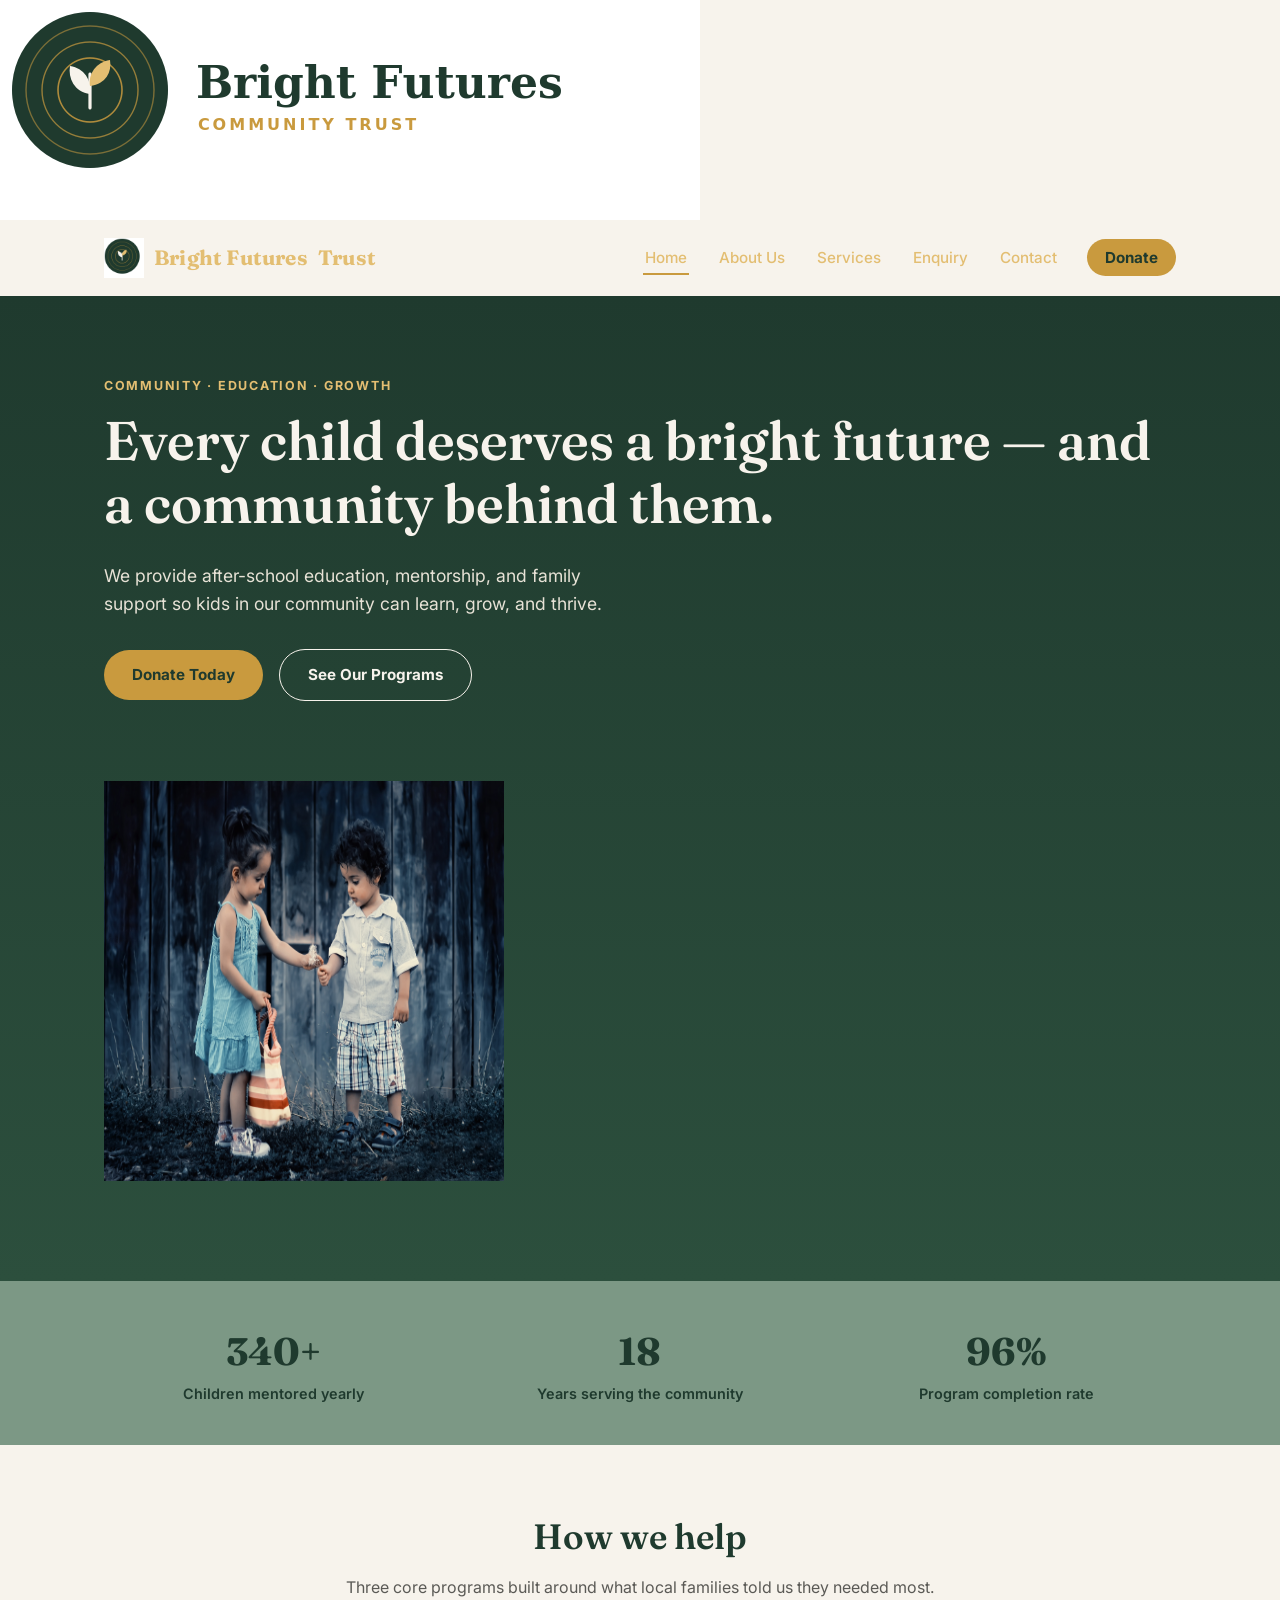
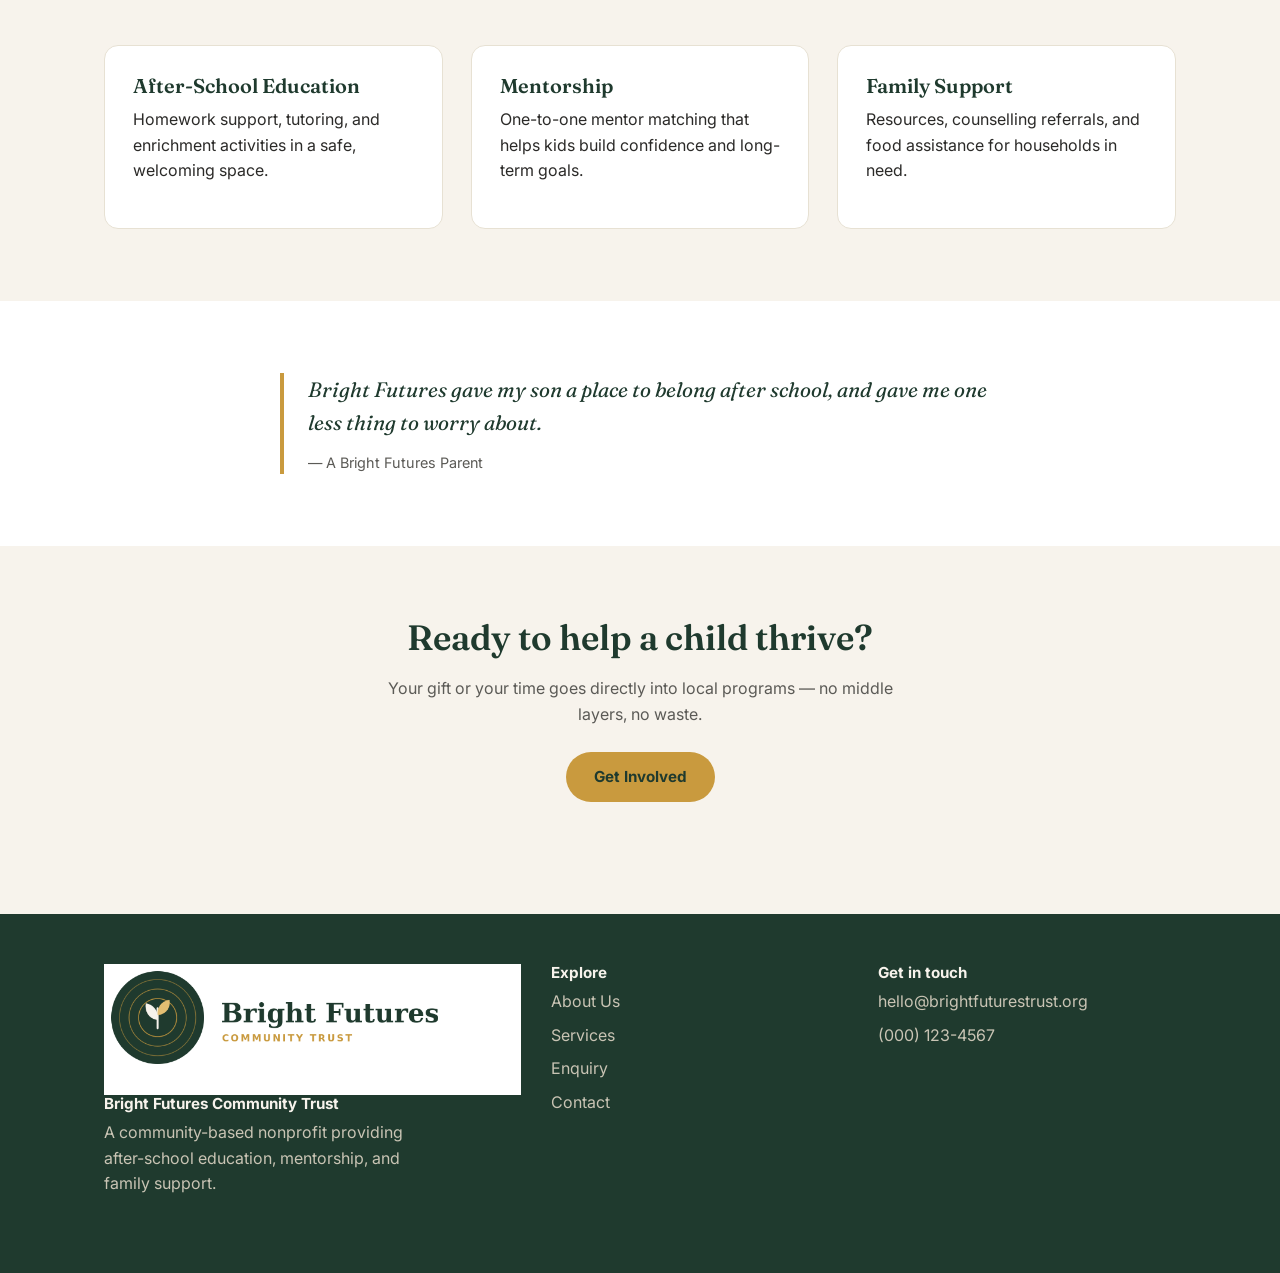
<file: index.html>
<!DOCTYPE html>
<html lang="en">
    <head>
        <meta charset="UTF-8">
        <meta name="viewport" content="width=device-width, initial-scale=1.0">
    <title>Home | Bright Futures Community Trust</title>
    <meta name="description" content="Bright Futures Community Trust is a non-profit organization dedicated to supporting and empowering communities through various initiatives and programs.">
    <link rel="stylesheet" href="style.css">
    <a class="icon" type="image.png" href="Images/Logo Name.png">
    <img src="Images\Logo Name.png" alt="Bright Future Community Trust Logo">
    </a>
    </head>
    <body>
      
        <a class="skip-link" href="#main">Skip to main content</a>
 
<header class="site-header">
  <nav class="nav-bar" aria-label="Primary">
    <a class="logo" href="index.html"><img src="Images/Logo Icon.png" alt="" width="150" height="200">Bright Futures <span>Trust</span></a>
    <ul class="nav-links">
      <li><a href="index.html" aria-current="page">Home</a></li>
      <li><a href="about.html">About Us</a></li>
      <li><a href="services.html" >Services</a></li>
      <li><a href="enquiry.html">Enquiry</a></li>
      <li><a href="contact.html">Contact</a></li>
      <li><a class="nav-donate" href="enquiry.html">Donate</a></li>
    </ul>
  </nav>
</header>
      
 <main id="main">
 
  <!-- HERO -->
  <section class="hero">
    <div class="hero-inner">
      <div>
        <p class="eyebrow">Community &middot; Education &middot; Growth</p>
        <h1>Every child deserves a bright future — and a community behind them.</h1>
        <p class="lead">We provide after-school education, mentorship, and family support so kids in our community can learn, grow, and thrive.</p>
        <div class="cta-row">
          <a class="btn btn-primary" href="enquiry.html">Donate Today</a>
          <a class="btn btn-outline" href="services.html">See Our Programs</a>
        </div>
      </div>
      <a class="image" type="Image.png" href="Images/Siblings.jpg"></a>
      <img src="Images\Siblings.jpg" alt="Two children smiling and holding hands" width="400" height="400">
      
    </div>
  </section>

  <section class="stats-strip">
    <div class="wrap grid-3">
      <div>
        <div class="num">340+</div>
        <div class="label">Children mentored yearly</div>
      </div>
      <div>
        <div class="num">18</div>
        <div class="label">Years serving the community</div>
      </div>
      <div>
        <div class="num">96%</div>
        <div class="label">Program completion rate</div>
      </div>
    </div>
  </section>

   <!-- PROGRAM HIGHLIGHTS -->
  <section class="section">
    <div class="wrap">
      <div class="section-title">
        <h2>How we help</h2>
        <p>Three core programs built around what local families told us they needed most.</p>
      </div>
      <div class="grid-3">
        <div class="card">
          <h3>After-School Education</h3>
          <p>Homework support, tutoring, and enrichment activities in a safe, welcoming space.</p>
        </div>
         <div class="card">
          <h3>Mentorship</h3>
          <p>One-to-one mentor matching that helps kids build confidence and long-term goals.</p>
        </div>
        <div class="card">
          <h3>Family Support</h3>
          <p>Resources, counselling referrals, and food assistance for households in need.</p>
        </div>
      </div>
    </div>
  </section>

   <!-- TESTIMONIAL -->
  <section class="section section-alt">
    <div class="wrap">
      <blockquote class="quote">
        Bright Futures gave my son a place to belong after school, and gave me one less thing to worry about.
        <cite>— A Bright Futures Parent</cite>
      </blockquote>
    </div>
  </section>

   <!-- CTA BAND -->
  <section class="section">
    <div class="wrap" style="text-align:center;">
      <h2>Ready to help a child thrive?</h2>
      <p style="max-width:52ch;margin:0 auto 24px;color:#5B5A56;">Your gift or your time goes directly into local programs — no middle layers, no waste.</p>
      <a class="btn btn-primary" href="enquiry.html">Get Involved</a>
    </div>
  </section>
</main>

<footer class="site-footer">
  <div class="wrap">
    <div class="footer-grid">
      <div>
        <a class="icon" type="image.png" href="Images/Logo Name.png">
          <img src="Images/Logo Name.png" alt="Bright Future Community Trust Logo">
        </a>  
        <h4 style="margin-top:0;">Bright Futures Community Trust</h4>
        <p style="max-width:34ch;">A community-based nonprofit providing after-school education, mentorship, and family support.</p>
      </div>
      <div>
        <h4>Explore</h4>
        <ul>
          <li><a href="about.html">About Us</a></li>
          <li><a href="services.html">Services</a></li>
          <li><a href="enquiry.html">Enquiry</a></li>
          <li><a href="contact.html">Contact</a></li>
        </ul>
      </div>
      <div>
        <h4>Get in touch</h4>
        <ul>
          <li>hello@brightfuturestrust.org</li>
          <li>(000) 123-4567</li>
        </ul>
      </div>
    </div>
   
  </div>
</footer>
    
</body>
</html>
</file>
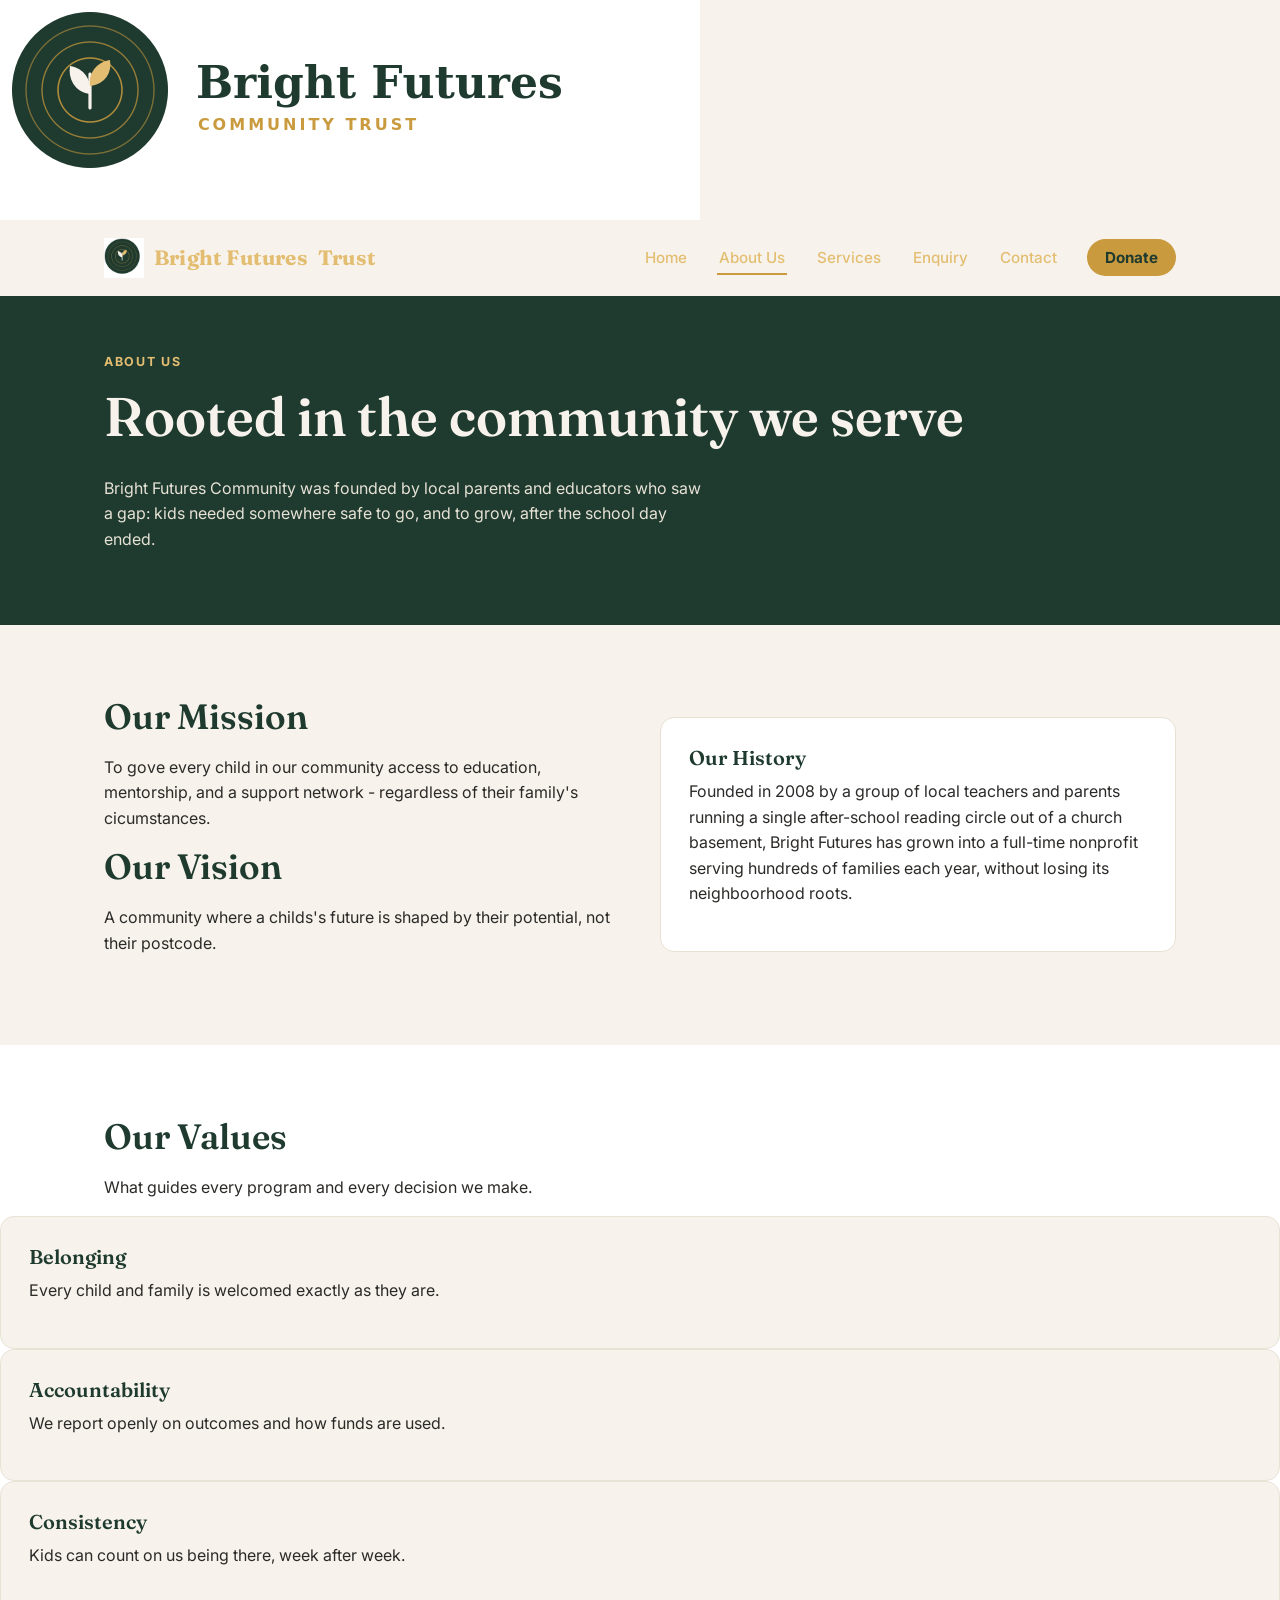
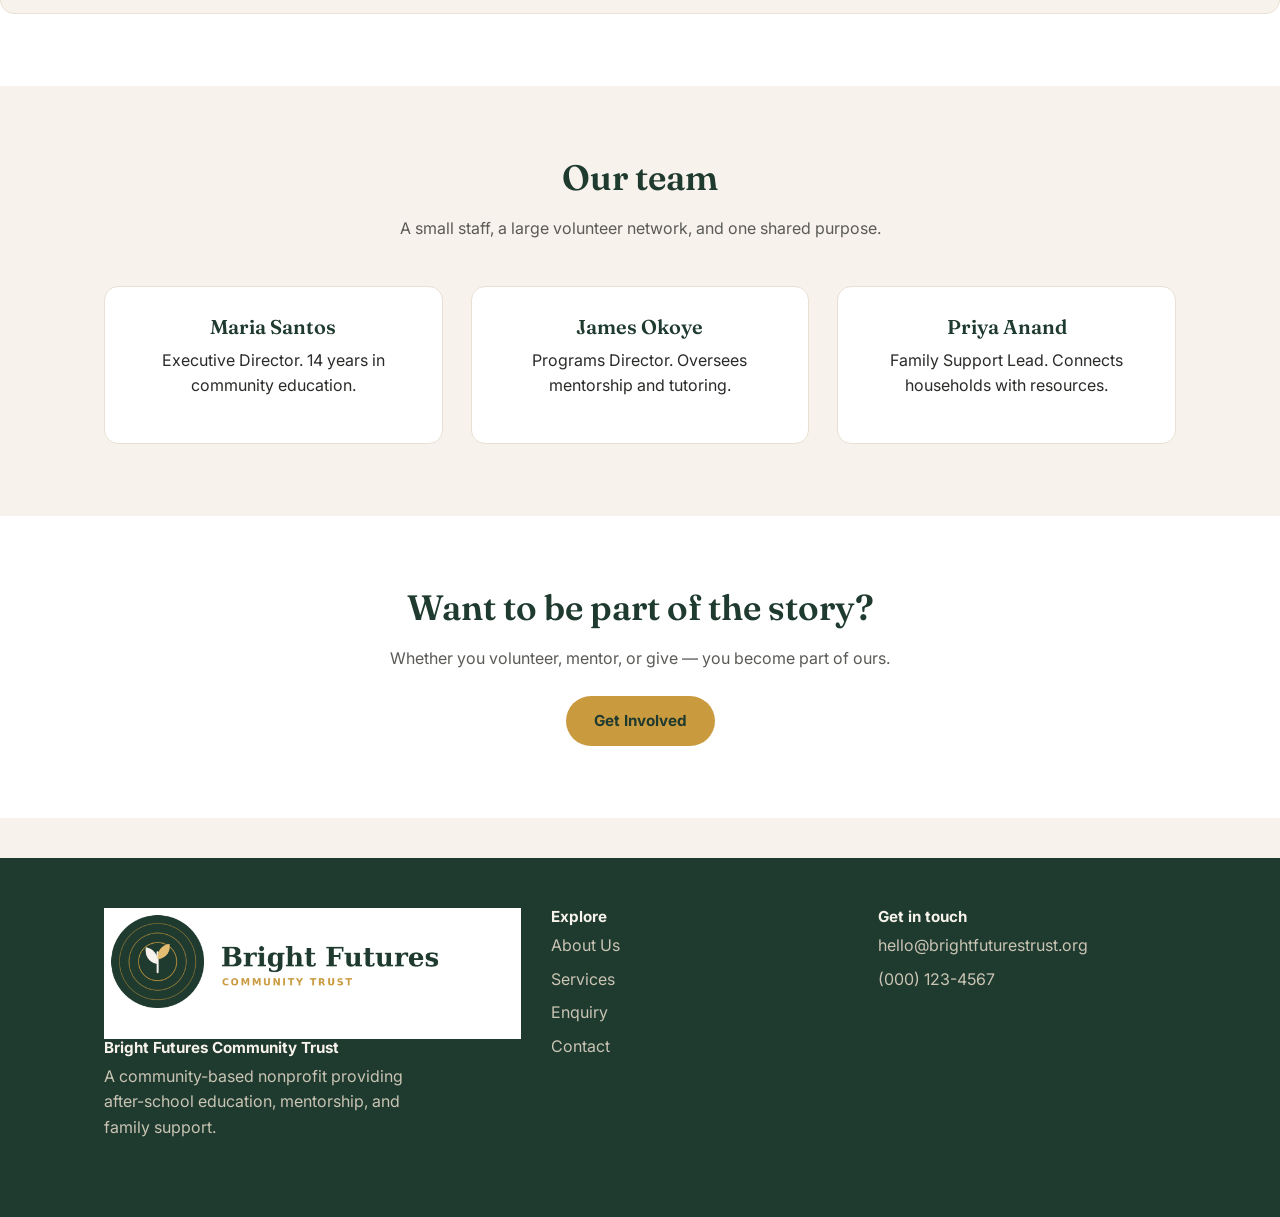
<file: about.html>
<!DOCTYPE html>
<html lang="en">
    <head>
        <meta charset="UTF-8">
        <meta name="viewport" content="width=device-width, initial-scale=1.0">
    <title>About Us | Bright Futures Community Trust</title>
    <meta name="description" content="Bright Futures Community Trust is a non-profit organization dedicated to supporting and empowering communities through various initiatives and programs.">
    <link rel="stylesheet" href="style.css">
   <a class="icon" type="image.png" href="Images/Logo Name.png">
    <img src="Images\Logo Name.png" alt="Bright Future Community Trust Logo">
    </a>
    </head>
    <body>
      
        <a class="skip-link" href="#main">Skip to main content</a>
 
<header class="site-header">
  <nav class="nav-bar" aria-label="Primary">
    <a class="logo" href="index.html"><img src="Images/Logo Icon.png" alt="" width="150" height="200"> Bright Futures <span>Trust</span></a>
    <button class="nav-toggle" aria-label="Toggle menu">Menu</button>
    <ul class="nav-links">
      <li><a href="index.html" >Home</a></li>
      <li><a href="about.html" aria-current="page">About Us</a></li>
      <li><a href="services.html">Services</a></li>
      <li><a href="enquiry.html">Enquiry</a></li>
      <li><a href="contact.html">Contact</a></li>
      <li><a class="nav-donate" href="enquiry.html">Donate</a></li>
    </ul>
  </nav>
</header>

<main id="main">

    <section class="page-header">
        <div class="wrap">
            <p class="eyebrow">About Us</p>
            <h1>Rooted in the community we serve</h1>
            <p>Bright Futures Community was founded by local parents and educators who saw a gap: kids needed somewhere safe to go, and to grow, after the school day ended.</p>

        </div>
    </section>

    <section class="section">
        <div class="wrap grid-2">
            <div>
                <h2>Our Mission</h2>
                <p>To gove every child in our community access to education, mentorship, and a support network - regardless of their family's cicumstances.</p>
                <h2>Our Vision</h2>
                <p>A community where a childs's future is shaped by their potential, not their postcode.</p>
            
            </div>
            <div class="card">
                <h3>Our History</h3>
                <p>Founded in 2008 by a group of local teachers and parents running a single after-school reading circle out of a church basement, Bright Futures has grown into a full-time nonprofit serving hundreds of families each year, without losing its neighboorhood roots.</p>
            </div>
        </div>
    </section>

    <section class="section section-alt">
        <div class="wrap">
            <h2>Our Values</h2>
            <p>What guides every program and every decision we make.</p>
        </div>
        <div class="card">
            <h3>Belonging</h3>
             <p>Every child and family is welcomed exactly as they are.</p>
        </div>
        <div class="card">
          <h3>Accountability</h3>
          <p>We report openly on outcomes and how funds are used.</p>
        </div>
        <div class="card">
          <h3>Consistency</h3>
          <p>Kids can count on us being there, week after week.</p>
        </div>
      </div>
    </div>
  </section>

    <section class="section">
    <div class="wrap">
      <div class="section-title">
        <h2>Our team</h2>
        <p>A small staff, a large volunteer network, and one shared purpose.</p>
      </div>
      <div class="grid-3">
        <div class="card" style="text-align:center;">
          <h3>Maria Santos</h3>
          <p>Executive Director. 14 years in community education.</p>
        </div>
        <div class="card" style="text-align:center;">
          <h3>James Okoye</h3>
          <p>Programs Director. Oversees mentorship and tutoring.</p>
        </div>
        <div class="card" style="text-align:center;">
          <h3>Priya Anand</h3>
          <p>Family Support Lead. Connects households with resources.</p>
        </div>
      </div>
    </div>
  </section>

  <section class="section section-alt">
    <div class="wrap" style="text-align:center;">
      <h2>Want to be part of the story?</h2>
      <p style="max-width:52ch;margin:0 auto 24px;color:#5B5A56;">Whether you volunteer, mentor, or give — you become part of ours.</p>
      <a class="btn btn-primary" href="enquiry.html">Get Involved</a>
    </div>
  </section>

</main>

<footer class="site-footer">
  <div class="wrap">
    <div class="footer-grid">
      <div>
        <a class="icon" type="image.png" href="Images/Logo Name.png">
          <img src="Images/Logo Name.png" alt="Bright Future Community Trust Logo">
        </a>
        <h4 style="margin-top:0;">Bright Futures Community Trust</h4>
        <p style="max-width:34ch;">A community-based nonprofit providing after-school education, mentorship, and family support.</p>
      </div>
      <div>
        <h4>Explore</h4>
        <ul>
          <li><a href="about.html">About Us</a></li>
          <li><a href="services.html">Services</a></li>
          <li><a href="enquiry.html">Enquiry</a></li>
          <li><a href="contact.html">Contact</a></li>
        </ul>
      </div>
      <div>
        <h4>Get in touch</h4>
        <ul>
          <li>hello@brightfuturestrust.org</li>
          <li>(000) 123-4567</li>
        </ul>
      </div>
    </div>
   
  </div>
</footer>
    
</body>
</html>
</file>
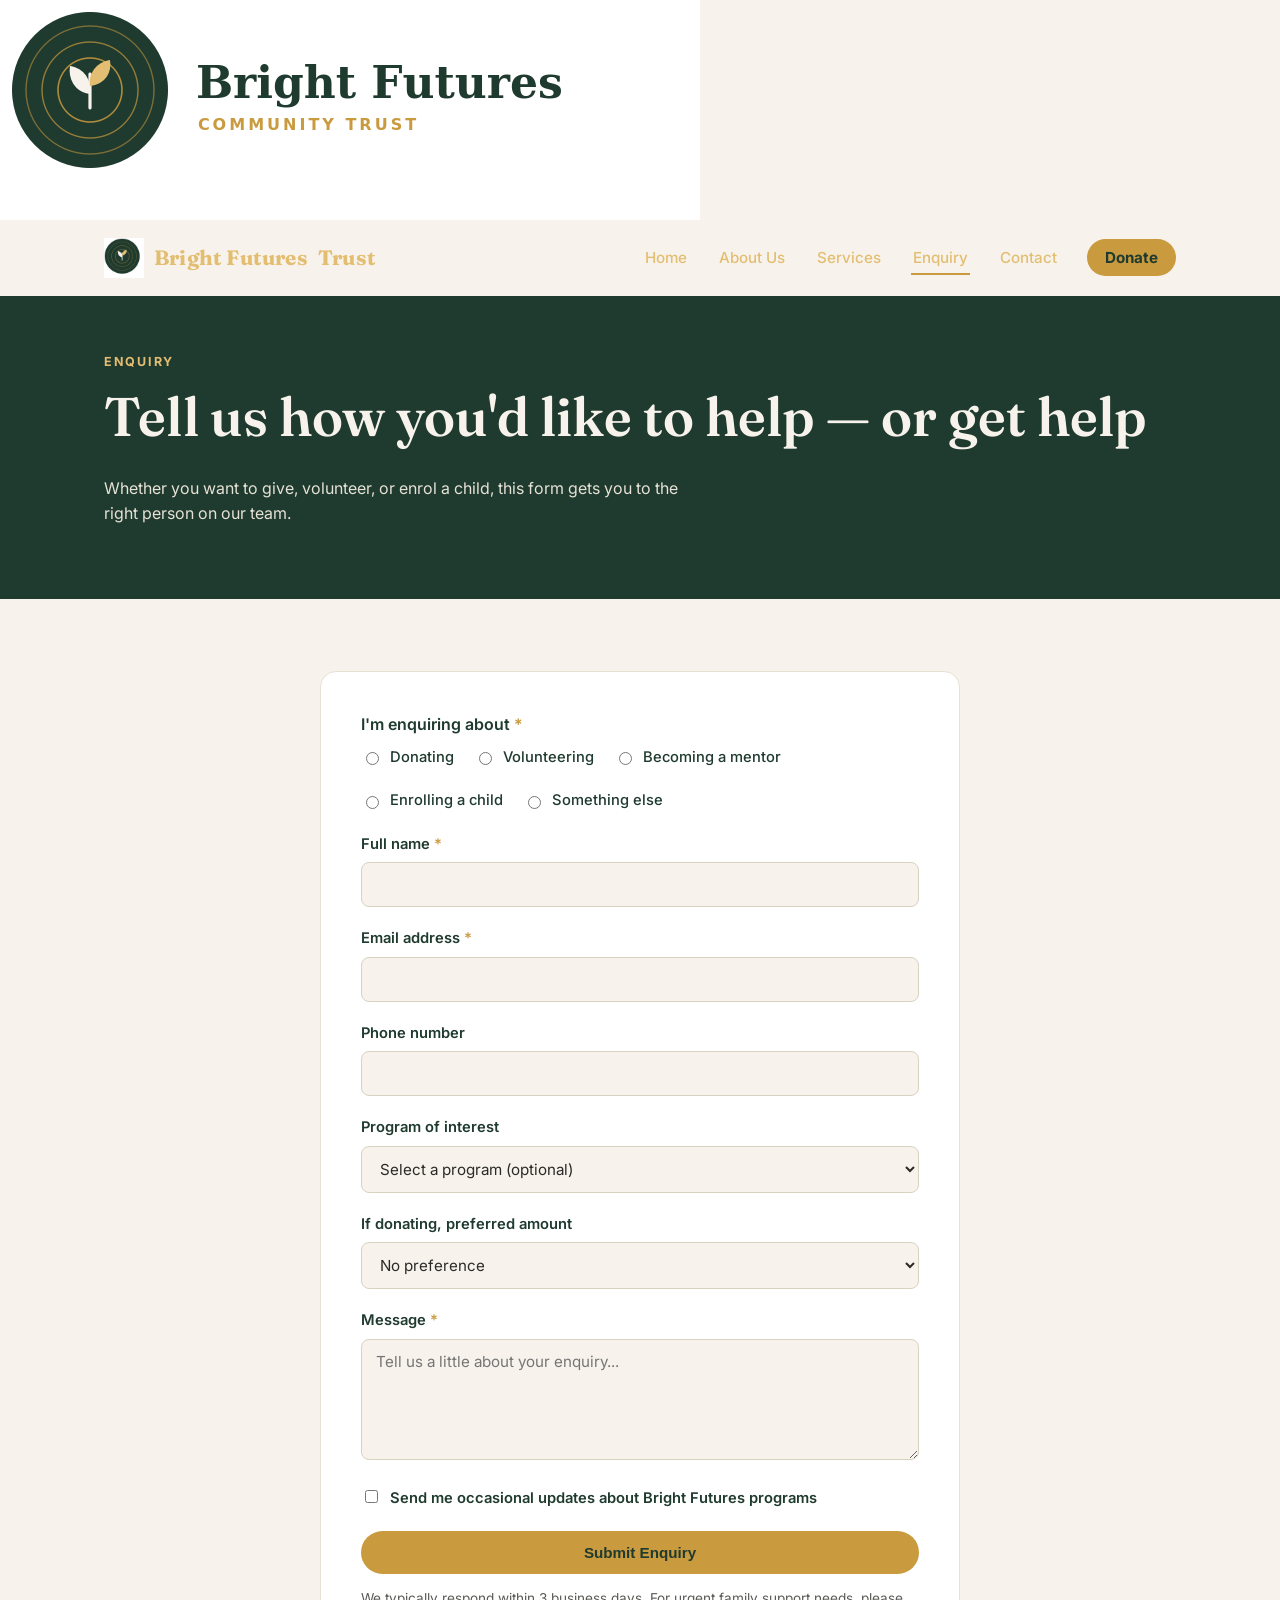
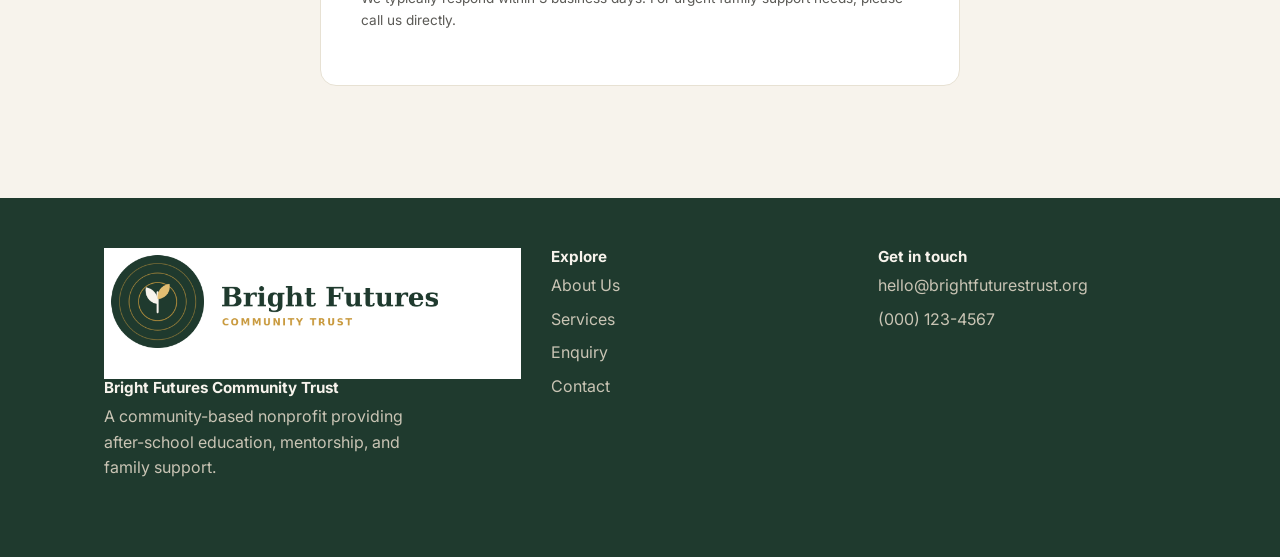
<file: enquiry.html>
<!DOCTYPE html>
<html lang="en">
    <head>
        <meta charset="UTF-8">
        <meta name="viewport" content="width=device-width, initial-scale=1.0">
    <title>Enquiry | Bright Futures Community Trust</title>
    <meta name="description" content="Bright Futures Community Trust is a non-profit organization dedicated to supporting and empowering communities through various initiatives and programs.">
    <link rel="stylesheet" href="style.css">
    <a class="icon" type="image.png" href="Images/Logo Name.png">
    <img src="Images\Logo Name.png" alt="Bright Future Community Trust Logo">
    </a>
    </head>
    <body>
      
        <a class="skip-link" href="#main">Skip to main content</a>
 
<header class="site-header">
  <nav class="nav-bar" aria-label="Primary">
    <a class="logo" href="index.html"><img src="Images/Logo Icon.png" alt="" width="150" height="200">Bright Futures <span>Trust</span></a>
    <button class="nav-toggle" aria-label="Toggle menu">Menu</button>
    <ul class="nav-links">
      <li><a href="index.html" >Home</a></li>
      <li><a href="about.html">About Us</a></li>
      <li><a href="services.html">Services</a></li>
      <li><a href="enquiry.html" aria-current="page">Enquiry</a></li>
      <li><a href="contact.html">Contact</a></li>
      <li><a class="nav-donate" href="enquiry.html">Donate</a></li>
    </ul>
  </nav>
</header>

<main id="main">
 
  <section class="page-header">
    <div class="wrap">
      <p class="eyebrow">Enquiry</p>
      <h1>Tell us how you'd like to help — or get help</h1>
      <p>Whether you want to give, volunteer, or enrol a child, this form gets you to the right person on our team.</p>
    </div>
  </section>
 
  <section class="section">
    <div class="wrap">
      <form class="form-card" id="enquiryForm" action="#" method="POST">
 
        <fieldset>
          <legend>I'm enquiring about <span class="required">*</span></legend>
          <div class="radio-group">
            <label><input type="radio" name="enquiry-type" value="donate" required> Donating</label>
            <label><input type="radio" name="enquiry-type" value="volunteer"> Volunteering</label>
            <label><input type="radio" name="enquiry-type" value="mentor"> Becoming a mentor</label>
            <label><input type="radio" name="enquiry-type" value="enrol"> Enrolling a child</label>
            <label><input type="radio" name="enquiry-type" value="other"> Something else</label>
          </div>
        </fieldset>
 
        <div class="form-row">
          <label for="full-name">Full name <span class="required">*</span></label>
          <input type="text" id="fullName" name="full-name" required autocomplete="name">
        </div>
 
        <div class="form-row">
          <label for="email">Email address <span class="required">*</span></label>
          <input type="email" id="email" name="email" required autocomplete="email">
        </div>
 
        <div class="form-row">
          <label for="phone">Phone number</label>
          <input type="tel" id="phone" name="phone" autocomplete="tel">
        </div>
 
        <div class="form-row">
          <label for="program">Program of interest</label>
          <select id="program" name="program">
            <option value="">Select a program (optional)</option>
            <option value="after-school">After-School Education</option>
            <option value="mentorship">Mentorship</option>
            <option value="family-support">Family Support</option>
            <option value="general">General / Not sure yet</option>
          </select>
        </div>
 
        <div class="form-row">
          <label for="donationAmount">If donating, preferred amount</label>
          <select id="donationAmount" name="donation-amount">
            <option value="">No preference</option>
            <option value="25">$25</option>
            <option value="50">$50</option>
            <option value="100">$100</option>
            <option value="monthly-25">$25 / month</option>
            <option value="custom">Custom amount</option>
          </select>
        </div>

        <div class="form-row" id="customAmountrow" hidden>
          <label for="customAmount">Custom amount (USD) <span class="required">*</span></label>
          <input type="number" id="customAmount" name="custom-amount" min="1" step="1" placeholder="e.g 75">
        </div>
 
        <div class="form-row" >
          <label for="message">Message <span class="required">*</span></label>
          <textarea id="message" name="message" rows="5" required placeholder="Tell us a little about your enquiry..."></textarea>
        </div>
 
        <div class="form-row">
          <label><input type="checkbox" name="newsletter" style="width:auto;margin-right:8px;"> Send me occasional updates about Bright Futures programs</label>
        </div>
 
        <button type="submit" class="btn btn-primary" style="border:none;cursor:pointer;width:100%;">Submit Enquiry</button>
        <p style="font-size:0.85rem;color:#5B5A56;margin-top:14px;">We typically respond within 3 business days. For urgent family support needs, please call us directly.</p>
        <div id="enquireResponse" class="formResponse" aria-live="polite"></div>
      </form>
    </div>
  </section>
 
</main>

<footer class="site-footer">
  <div class="wrap">
    <div class="footer-grid">
      <div>
        <a class="icon" type="image.png" href="Images/Logo Name.png">
          <img src="Images/Logo Name.png" alt="Bright Future Community Trust Logo">
        </a>  
        <h4 style="margin-top:0;">Bright Futures Community Trust</h4>
        <p style="max-width:34ch;">A community-based nonprofit providing after-school education, mentorship, and family support.</p>
      </div>
      <div>
        <h4>Explore</h4>
        <ul>
          <li><a href="about.html">About Us</a></li>
          <li><a href="services.html">Services</a></li>
          <li><a href="enquiry.html">Enquiry</a></li>
          <li><a href="contact.html">Contact</a></li>
        </ul>
      </div>
      <div>
        <h4>Get in touch</h4>
        <ul>
          <li>hello@brightfuturestrust.org</li>
          <li>(000) 123-4567</li>
        </ul>
      </div>
    </div>
   
  </div>
</footer>
<script src="validation.js"></script>    
</body>
</html>
</file>
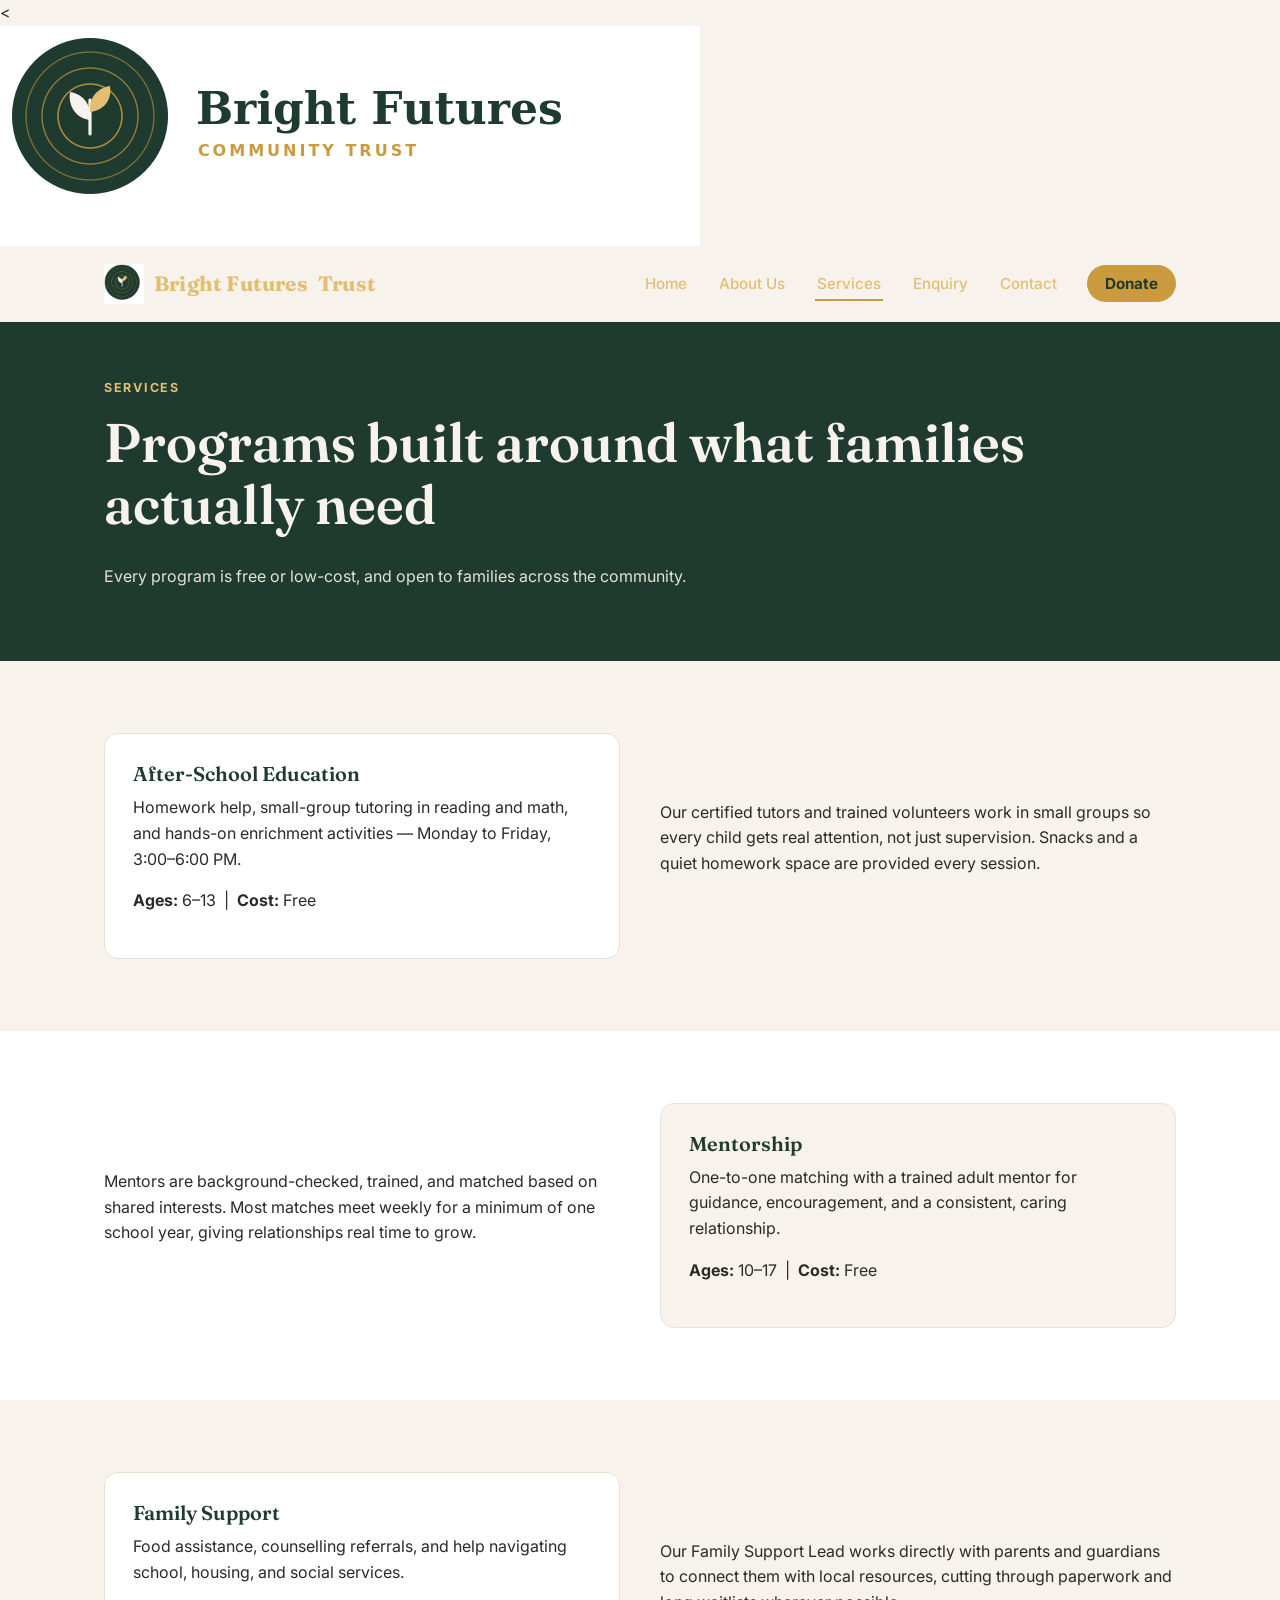
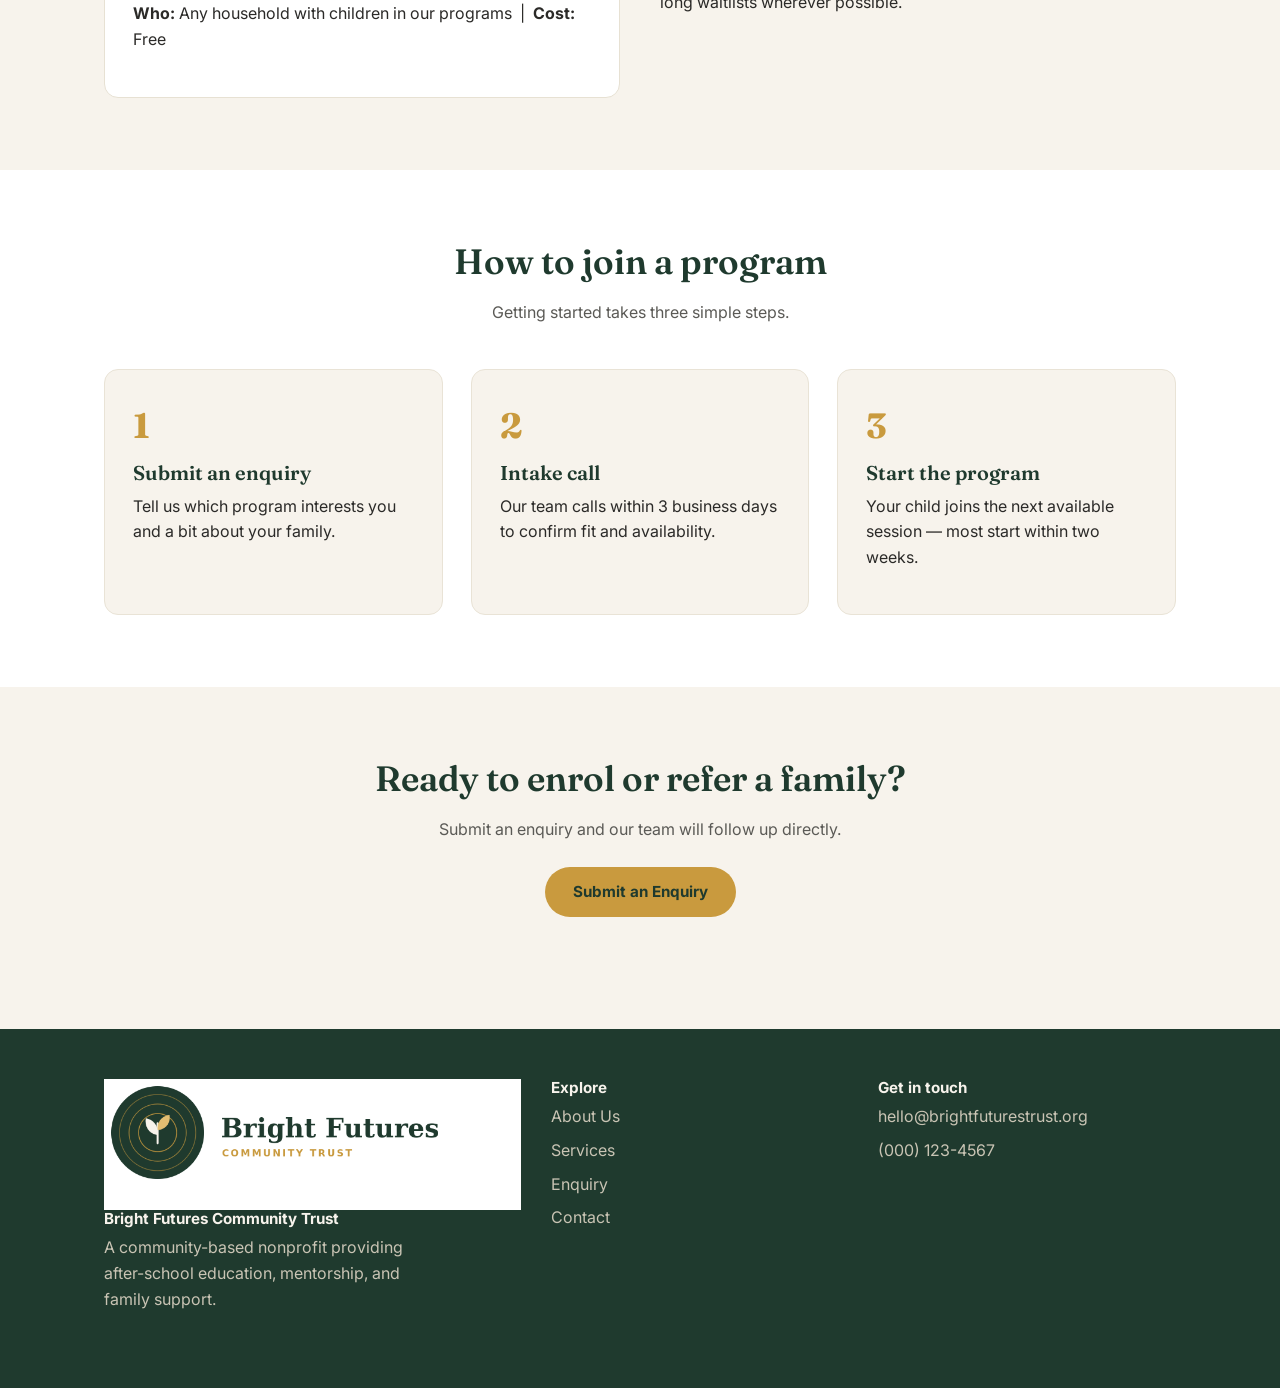
<file: services.html>
<<!DOCTYPE html>
<html lang="en">
    <head>
        <meta charset="UTF-8">
        <meta name="viewport" content="width=device-width, initial-scale=1.0">
    <title>Services |Bright Futures Community Trust</title>
    <meta name="description" content="Bright Futures Community Trust is a non-profit organization dedicated to supporting and empowering communities through various initiatives and programs.">
    <link rel="stylesheet" href="style.css">
    <a class="icon" type="image.png" href="Images/Logo Name.png">
    <img src="Images\Logo Name.png" alt="Bright Future Community Trust Logo">
    </a>
    </head>
    <body>
      
        <a class="skip-link" href="#main">Skip to main content</a>
 
<header class="site-header">
  <nav class="nav-bar" aria-label="Primary">
    <a class="logo" href="index.html"><img src="Images/Logo Icon.png" alt="" width="150" height="200">Bright Futures <span>Trust</span></a>
    <button class="nav-toggle" aria-label="Toggle menu">Menu</button>
    <ul class="nav-links">
      <li><a href="index.html" >Home</a></li>
      <li><a href="about.html">About Us</a></li>
      <li><a href="services.html" aria-current="page">Services</a></li>
      <li><a href="enquiry.html">Enquiry</a></li>
      <li><a href="contact.html">Contact</a></li>
      <li><a class="nav-donate" href="enquiry.html">Donate</a></li>
    </ul>
  </nav>
</header>

<main id="main">
 
  <section class="page-header">
    <div class="wrap">
      <p class="eyebrow">Services</p>
      <h1>Programs built around what families actually need</h1>
      <p>Every program is free or low-cost, and open to families across the community.</p>
    </div>
  </section>
 
  <section class="section">
    <div class="wrap grid-2">
      <div class="card">
        <h3>After-School Education</h3>
        <p>Homework help, small-group tutoring in reading and math, and hands-on enrichment activities — Monday to Friday, 3:00–6:00 PM.</p>
        <p><strong>Ages:</strong> 6–13 &nbsp;|&nbsp; <strong>Cost:</strong> Free</p>
      </div>
      <div>
        <p>Our certified tutors and trained volunteers work in small groups so every child gets real attention, not just supervision. Snacks and a quiet homework space are provided every session.</p>
      </div>
    </div>
  </section>
 
  <section class="section section-alt">
    <div class="wrap grid-2">
      <div>
        <p>Mentors are background-checked, trained, and matched based on shared interests. Most matches meet weekly for a minimum of one school year, giving relationships real time to grow.</p>
      </div>
      <div class="card">
        <h3>Mentorship</h3>
        <p>One-to-one matching with a trained adult mentor for guidance, encouragement, and a consistent, caring relationship.</p>
        <p><strong>Ages:</strong> 10–17 &nbsp;|&nbsp; <strong>Cost:</strong> Free</p>
      </div>
    </div>
  </section>
 
  <section class="section">
    <div class="wrap grid-2">
      <div class="card">
        <h3>Family Support</h3>
        <p>Food assistance, counselling referrals, and help navigating school, housing, and social services.</p>
        <p><strong>Who:</strong> Any household with children in our programs &nbsp;|&nbsp; <strong>Cost:</strong> Free</p>
      </div>
      <div>
        <p>Our Family Support Lead works directly with parents and guardians to connect them with local resources, cutting through paperwork and long waitlists wherever possible.</p>
      </div>
    </div>
  </section>
 
  <section class="section section-alt">
    <div class="wrap">
      <div class="section-title">
        <h2>How to join a program</h2>
        <p>Getting started takes three simple steps.</p>
      </div>
      <div class="grid-3">
        <div class="card">
          <span class="num">1</span>
          <h3>Submit an enquiry</h3>
          <p>Tell us which program interests you and a bit about your family.</p>
        </div>
        <div class="card">
          <span class="num">2</span>
          <h3>Intake call</h3>
          <p>Our team calls within 3 business days to confirm fit and availability.</p>
        </div>
        <div class="card">
          <span class="num">3</span>
          <h3>Start the program</h3>
          <p>Your child joins the next available session — most start within two weeks.</p>
        </div>
      </div>
    </div>
  </section>
 
  <section class="section" style="text-align:center;">
    <div class="wrap">
      <h2>Ready to enrol or refer a family?</h2>
      <p style="max-width:52ch;margin:0 auto 24px;color:#5B5A56;">Submit an enquiry and our team will follow up directly.</p>
      <a class="btn btn-primary" href="enquiry.html">Submit an Enquiry</a>
    </div>
  </section>
 
</main>

<footer class="site-footer">
  <div class="wrap">
    <div class="footer-grid">
      <div>
        <a class="icon" type="image.png" href="Images/Logo Name.png">
          <img src="Images/Logo Name.png" alt="Bright Future Community Trust Logo">
        </a>  
        <h4 style="margin-top:0;">Bright Futures Community Trust</h4>
        <p style="max-width:34ch;">A community-based nonprofit providing after-school education, mentorship, and family support.</p>
      </div>
      <div>
        <h4>Explore</h4>
        <ul>
          <li><a href="about.html">About Us</a></li>
          <li><a href="services.html">Services</a></li>
          <li><a href="enquiry.html">Enquiry</a></li>
          <li><a href="contact.html">Contact</a></li>
        </ul>
      </div>
      <div>
        <h4>Get in touch</h4>
        <ul>
          <li>hello@brightfuturestrust.org</li>
          <li>(000) 123-4567</li>
        </ul>
      </div>
    </div>
   
  </div>
</footer>
    
</body>
</html>
</file>
<file: style.css>
@import url('https://fonts.googleapis.com/css2?family=Fraunces:opsz,wght@9..144,400;9..144,600;9..144,700&family=Inter:wght@400;500;600;700&display=swap');

:root {
    --forest: #1F3A2E;
    --forest-light:#2C4F3D;
    --gold: #C99A3E;
    --gold-light: #E3BE72;
    --cream: #F7F3EC;
    --charcoal: #2B2A28;
    --sage: #7C9885;
    --white: #FFFFFF;
    --max-width: 1120px;

}

* { box-sizing: border-box; }
 
html { scroll-behavior: smooth; }
 
body {
  margin: 0;
  font-family: 'Inter', sans-serif;
  color: var(--charcoal);
  background: var(--cream);
  line-height: 1.6;
}

h1, h2, h3, h4 {
  font-family: 'Fraunces', serif;
  color: var(--forest);
  margin: 0 0 0.5em;
  line-height: 1.15;
}
 
h1 { font-size: clamp(2.2rem, 5vw, 3.4rem); font-weight: 600; }
h2 { font-size: clamp(1.6rem, 3vw, 2.2rem); font-weight: 600; }
h3 { font-size: 1.25rem; font-weight: 600; }

p { margin: 0 0 1em; }

a {color: inherit; }

img { max-width: 100%; display: block; }

.wrap {
  max-width: var(--max-width);
  margin: 0 auto;
  padding: 0 24px;
}

.skip-link {
  position: absolute;
  top: -999px;
  left: 0;
  background: var(--gold);
  color: var(--forest);
  padding: 10px 16px;
  z-index: 100;
}
.skip-link:focus { left:16px; top:16px; }

.siteheader {
  background: var(--forest);
  color: var(--cream);
  position: sticky;
  top: 0;
  z-index: 55;
}

.nav-bar { 
  display: flex;
  align-items: center;
  justify-content: space-between;
  padding: 18px 24px;
  max-width: var(--max-width);
  margin: 0 auto;
}

.logo {
  font-family: 'Fraunces', serif;
  font-size: 1.3rem;
  font-weight: 700;
 color: var(--gold-light);
  text-decoration: none;
  letter-spacing: 0.01em;
  display: flex;
  align-items: center;
  gap: 10px; 
}
.logo img {
  width: auto;
  height: 40px;
  object-fit: block;
}
.logo span { color: var(--gold-light); }

.nav-links {
  list-style: none;
  display: flex;
  gap: 28px;
  margin: 0;
  padding: 0;
}

.nav-links a {
  text-decoration: none;
  color: var(--gold-light);
  font-weight: 500;
  font-size: 0.95rem;
  padding: 6px 2px;
  border-bottom: 2px solid transparent;
  transition: border-color 0.2s ease;
}

.nav-links a:hover,
.nav-links a[aria-current="page"] {
  border-bottom-color: var(--gold);
}

.nav-donate {
  background: var(--gold);
  color: var(--forest) !important;
  padding: 9px 18px !important;
  border-radius: 999px;
  border-bottom: none !important;
  font-weight: 700 !important;
}
.nav-donate:hover { background: var(--gold-light); }

.nav-toggle {
  display: none;
  background: none;
  border: 1px solid var(--cream);
  color: var(--cream);
  padding: 8px 12px;
  border-radius: 6px;
  font-size: 0.9rem;
}

.hero {
  background: linear-gradient(180deg, var(--forest) 0%, var(--forest-light) 100%);
  color: var(--cream);
  padding: 80px 0 100px;
  position: relative;
  overflow: hidden;
}

.hero-inner {
  max-width: var(--max-width);
  margin: 0 auto;
  padding: 0 24px;
  display: grid;
  grid-template-columns: 1,1fr 0.9fr;
  gap: 40px;
  align-items: center;
  position: relative;
  z-index: 2;
}

.eyebrow {
  text-transform: uppercase;
  letter-spacing: 0.14em;
  font-size: 0.78rem;
  color: var(--gold-light);
  font-weight: 700;
  margin-bottom: 14px;
}
 
.hero h1,
.page-header h1 {
  color: var(--cream);
}
 
.hero p.lead {
  font-size: 1.1rem;
  color: #E7E2D6;
  max-width: 46ch;
}
 
.btn {
  display: inline-block;
  text-decoration: none;
  font-weight: 700;
  padding: 13px 28px;
  border-radius: 999px;
  font-size: 0.95rem;
  transition: transform 0.15s ease, background 0.2s ease;
}
.btn:hover { transform: translateY(-1px); }
 
.btn-primary { background: var(--gold); color: var(--forest); }
.btn-primary:hover { background: var(--gold-light); }
 
.btn-outline {
  background: transparent;
  border: 1.5px solid var(--cream);
  color: var(--cream);
  margin-left: 12px;
}
.btn-outline:hover { background: rgba(255,255,255,0.1); }

.cta-row { margin-top: 30px; }

.section { padding: 72px 0; }
.section-alt { background: var(--white); }
.section-title { text-align: center; max-width: 640px; margin: 0 auto 44px; }
.section-title p { color: #5B5A56; }
 
.grid-3 {
  display: grid;
  grid-template-columns: repeat(3, 1fr);
  gap: 28px;
}
 
.grid-2 {
  display: grid;
  grid-template-columns: 1fr 1fr;
  gap: 40px;
  align-items: center;
}
 
.card {
  background: var(--white);
  border: 1px solid #E7E1D3;
  border-radius: 14px;
  padding: 28px;
}
.section-alt .card { background: var(--cream); border-color: #E9E3D6; }
 
.card .num {
  font-family: 'Fraunces', serif;
  font-size: 2.2rem;
  color: var(--gold);
  font-weight: 700;
  display: block;
  margin-bottom: 6px;
  
}

.stats-strip {
  background: var(--sage);
  color: var(--forest);
  padding: 40px 0;
}
.stats-strip .grid-3 { text-align: center; }
.stats-strip .num {
  font-family: 'Fraunces', serif;
  font-size: 2.4rem;
  font-weight: 700;
  color: var(--forest);
}
.stats-strip .label { font-size: 0.9rem; font-weight: 600; }

.quote {
  border-left: 4px solid var(--gold);
  padding-left: 24px;
  font-family: 'Fraunces', serif;
  font-size: 1.3rem;
  font-style: italic;
  color: var(--forest);
  max-width: 720px;
  margin: 0 auto;
}
.quote cite {
  display: block;
  font-family: 'Inter', sans-serif;
  font-style: normal;
  font-size: 0.9rem;
  color: #5B5A56;
  margin-top: 12px;
}

.form-card {
  background: var(--white);
  border: 1px solid #E7E1D3;
  border-radius: 16px;
  padding: 40px;
  max-width: 640px;
  margin: 0 auto;
}
 
.form-row { margin-bottom: 20px; }
 
label {
  display: block;
  font-weight: 600;
  margin-bottom: 6px;
  font-size: 0.92rem;
  color: var(--forest);
}
 
input, select, textarea {
  width: 100%;
  padding: 12px 14px;
  border: 1.5px solid #D9D2C0;
  border-radius: 8px;
  font-family: 'Inter', sans-serif;
  font-size: 0.95rem;
  background: var(--cream);
  color: var(--charcoal);
}
 
input:focus, select:focus, textarea:focus {
  outline: 3px solid var(--gold-light);
  outline-offset: 1px;
  border-color: var(--gold);
}
 
fieldset {
  border: none;
  padding: 0;
  margin: 0 0 20px;
}
 
fieldset legend {
  font-weight: 600;
  color: var(--forest);
  margin-bottom: 8px;
  padding: 0;
}
 
.radio-group { display: flex; gap: 20px; flex-wrap: wrap; }
.radio-group label {
  display: flex;
  align-items: center;
  gap: 8px;
  font-weight: 500;
  margin: 0;
}
.radio-group input { width: auto; }
 
.required { color: var(--gold); }

.info-list { list-style: none; padding: 0; margin: 0; }
.info-list li {
  display: flex;
  gap: 14px;
  padding: 14px 0;
  border-bottom: 1px solid #E7E1D3;
}
.info-list .tag {
  font-weight: 700;
  color: var(--forest);
  min-width: 90px;
}
 
.map-placeholder {
  background: var(--sage);
  border-radius: 14px;
  height: 320px;
  display: flex;
  align-items: center;
  justify-content: center;
  color: var(--forest);
  font-weight: 600;
  text-align: center;
  padding: 20px;
}

.site-footer {
  background: var(--forest);
  color: #C9C4B4;
  padding: 50px 0 30px;
  margin-top: 40px;
}
.footer-grid {
  display: grid;
  grid-template-columns: 1.4fr 1fr 1fr;
  gap: 30px;
  margin-bottom: 30px;
}
.footer-grid h4 { color: var(--cream); font-family: 'Inter', sans-serif; font-size: 0.95rem; }
.footer-grid ul { list-style: none; padding: 0; margin: 0; }
.footer-grid li { margin-bottom: 8px; }
.footer-grid a { text-decoration: none; color: #C9C4B4; }
.footer-grid a:hover { color: var(--gold-light); }
.footer-bottom {
  border-top: 1px solid rgba(255,255,255,0.12);
  padding-top: 20px;
  font-size: 0.85rem;
  display: flex;
  justify-content: space-between;
  flex-wrap: wrap;
  gap: 10px;
}
 
/* Page header (non-home pages) */
.page-header {
  background: var(--forest);
  color: var(--cream);
  padding: 56px 0;
}
.page-header .eyebrow { color: var(--gold-light); }
.page-header p { color: #E7E2D6; max-width: 60ch; }

@media (max-width: 1024px) {
  .grid-3 { grid-template-columns: repeat(2, 1fr); }
  .footer-grid { grid-template-columns: 1fr 1fr; }
  .hero-inner { gap: 28px; }
  .rings { width: 320px; height: 320px; right: -90px; }
  .section { padding: 60px 0; }
}

@media (max-width: 900px) {
  .nav-links {
    display: none;
    flex-direction: column;
    position: absolute;
    top: 100%;
    left: 0;
    right: 0;
    background: var(--forest);
    padding: 20px 24px 24px;
    gap: 16px;
    box-shadow: 0 12px 20px rgba(0,0,0,0.18);
    border-top: 1px solid rgba(255,255,255,0.12);
  }
  .nav-links.is-open { display: flex; }
  .nav-links a { padding: 8px 2px; }
  .nav-donate { align-self: flex-start; }
  .nav-toggle { display: inline-block; }
 
  .hero-inner { grid-template-columns: 1fr; }
  .rings { display: none; }
}

@media (max-width: 600px) {
  .wrap { padding: 0 16px; }
  .nav-bar { padding: 14px 16px; }
 
  .hero { padding: 48px 0 56px; }
  .hero-inner { padding: 0 16px; }
  .cta-row { display: flex; flex-direction: column; align-items: stretch; gap: 10px; }
  .btn-outline { margin-left: 0; }
 
  .section { padding: 44px 0; }
  .grid-3, .grid-2 { grid-template-columns: 1fr; }
  .footer-grid { grid-template-columns: 1fr; }
 
  .card { padding: 20px; }
  .form-card { padding: 24px; max-width: 100%; }
  .radio-group { gap: 12px 20px; }
 
  .page-header { padding: 40px 0; }
  .map-placeholder { height: 220px; }
}
 
@media (prefers-reduced-motion: reduce) {
  html { scroll-behavior: auto; }
  .btn { transition: none; }
}
</file>
